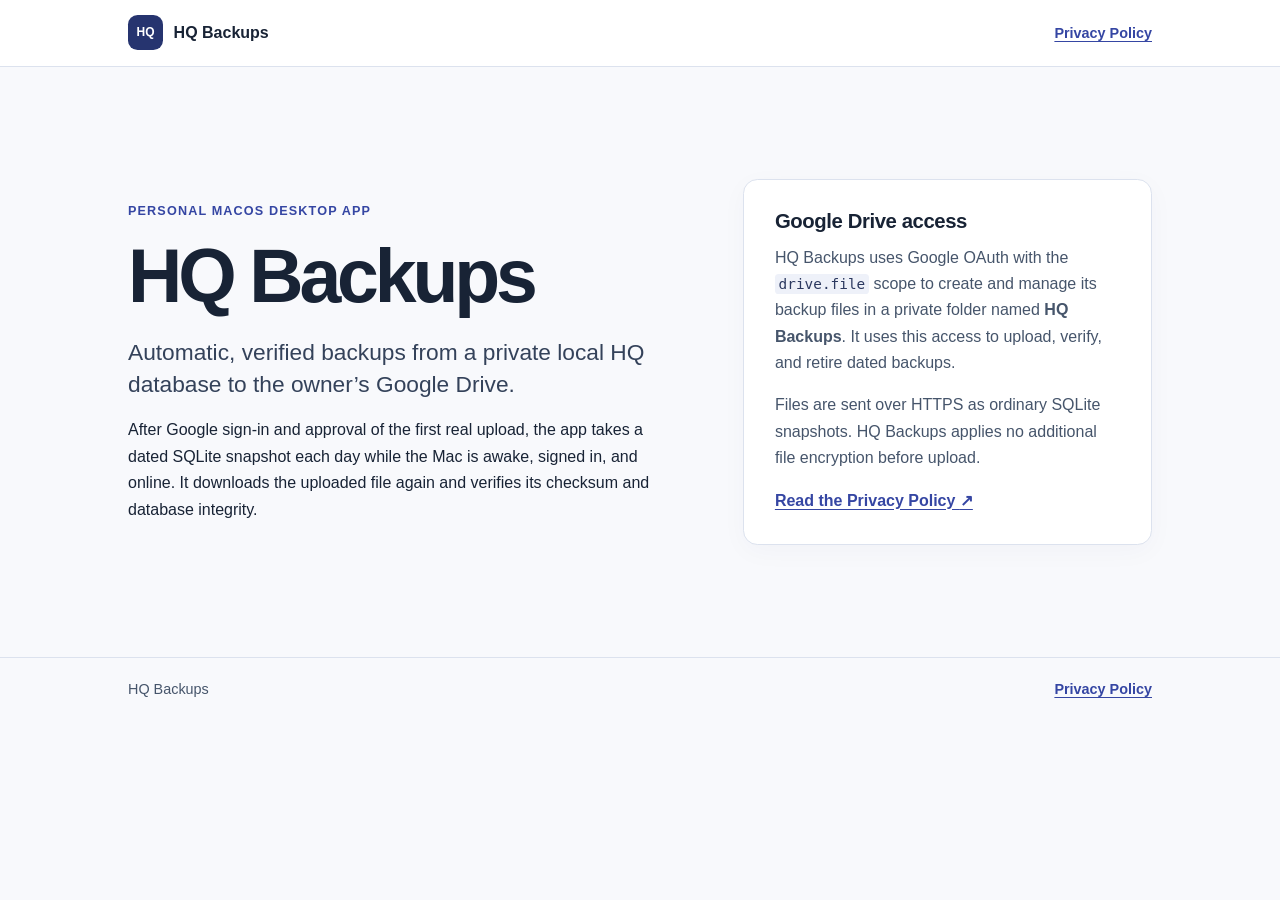
<file: index.html>
<!doctype html>
<html lang="en">
<head>
  <meta charset="utf-8">
  <meta name="viewport" content="width=device-width, initial-scale=1">
  <meta name="description" content="HQ Backups is a personal macOS app that automatically sends verified SQLite snapshots from a local HQ workspace to the owner's Google Drive.">
  <meta name="color-scheme" content="light">
  <title>HQ Backups · Verified backups to Google Drive</title>
  <link rel="stylesheet" href="style.css">
</head>
<body>
  <a class="skip" href="#main">Skip to content</a>
  <header class="top">
    <div class="frame top-row">
      <a class="brand" href="./"><span class="mark" aria-hidden="true">HQ</span> HQ Backups</a>
      <nav aria-label="Site"><a href="privacy.html">Privacy Policy</a></nav>
    </div>
  </header>
  <main class="frame home" id="main">
    <section class="intro" aria-labelledby="title">
      <p class="eyebrow">Personal macOS desktop app</p>
      <h1 id="title">HQ Backups</h1>
      <p class="lede">Automatic, verified backups from a private local HQ database to the owner’s Google Drive.</p>
      <p>After Google sign-in and approval of the first real upload, the app takes a dated SQLite snapshot each day while the Mac is awake, signed in, and online. It downloads the uploaded file again and verifies its checksum and database integrity.</p>
    </section>
    <section class="details" aria-labelledby="access">
      <h2 id="access">Google Drive access</h2>
      <p>HQ Backups uses Google OAuth with the <code>drive.file</code> scope to create and manage its backup files in a private folder named <strong>HQ Backups</strong>. It uses this access to upload, verify, and retire dated backups.</p>
      <p>Files are sent over HTTPS as ordinary SQLite snapshots. HQ Backups applies no additional file encryption before upload.</p>
      <a class="policy-link" href="privacy.html">Read the Privacy Policy <span aria-hidden="true">↗</span></a>
    </section>
  </main>
  <footer class="bottom"><div class="frame bottom-row"><span>HQ Backups</span><a href="privacy.html">Privacy Policy</a></div></footer>
</body>
</html>
</file>
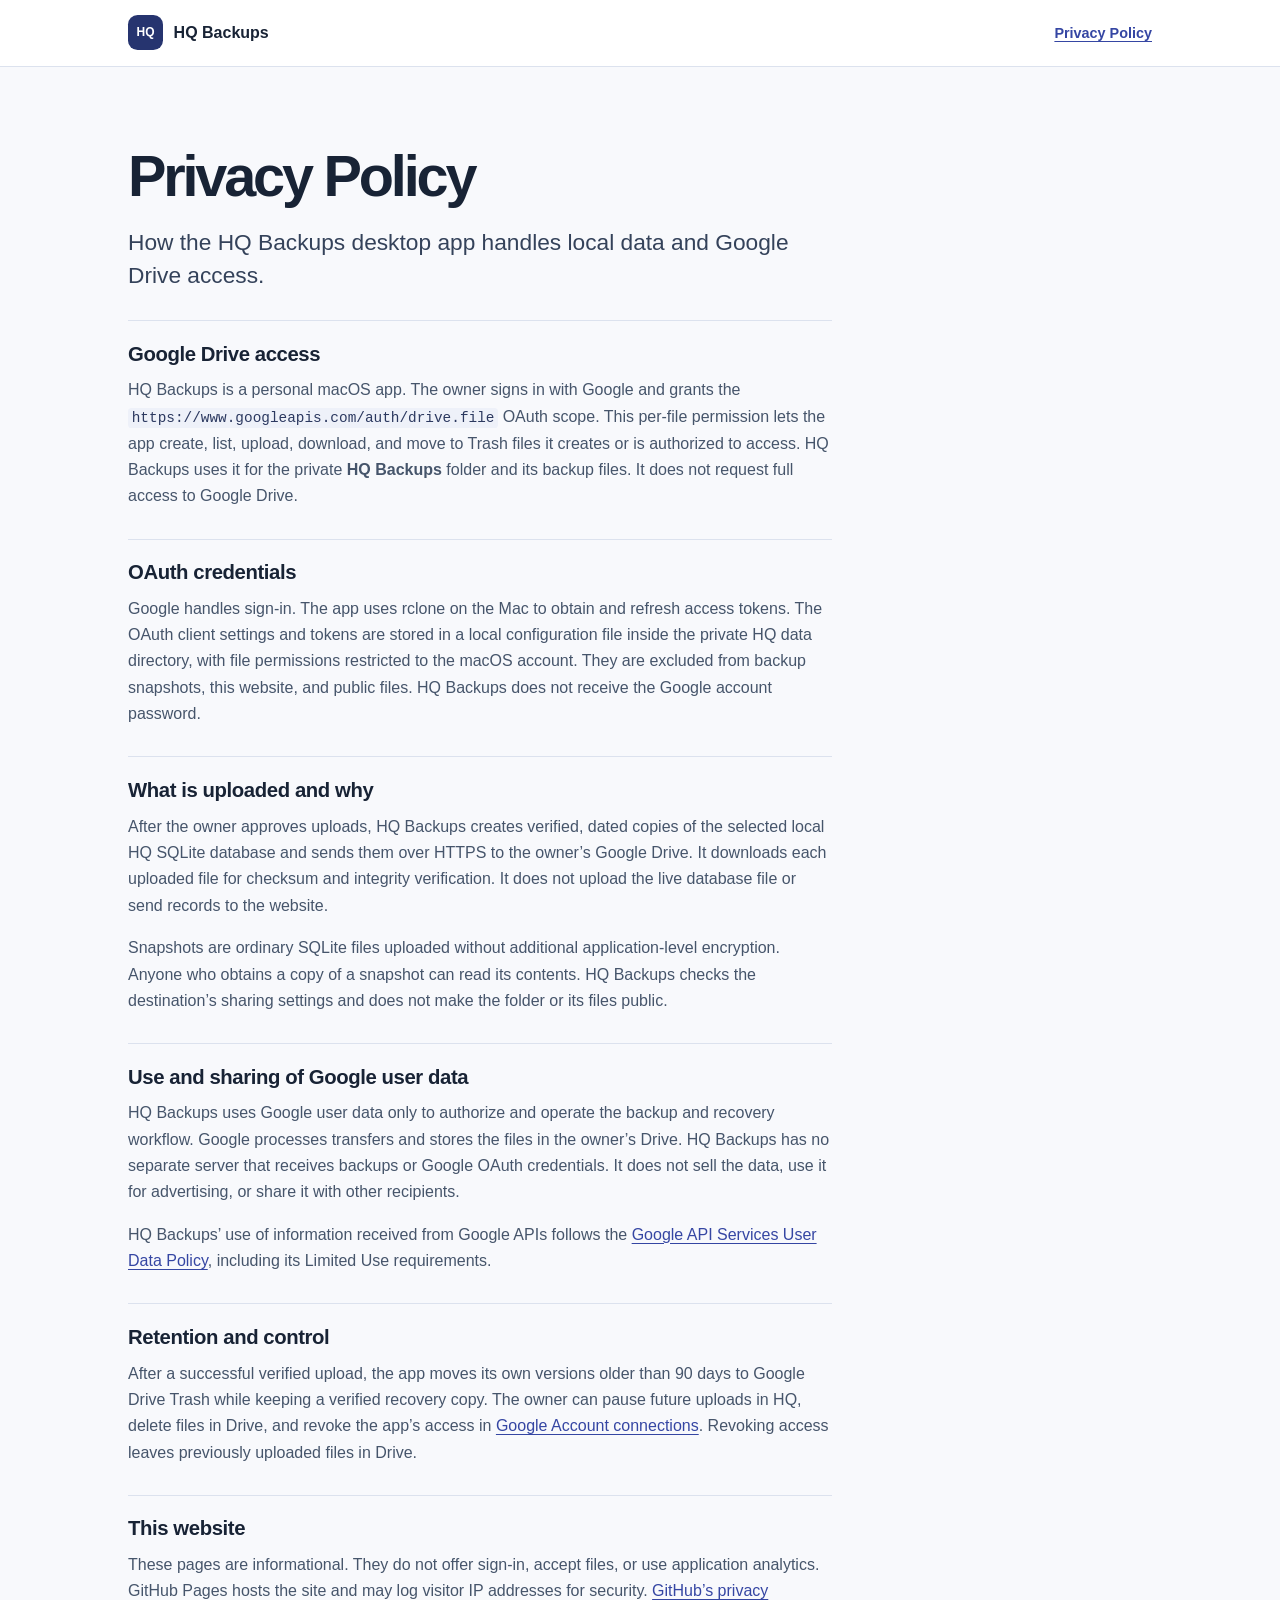
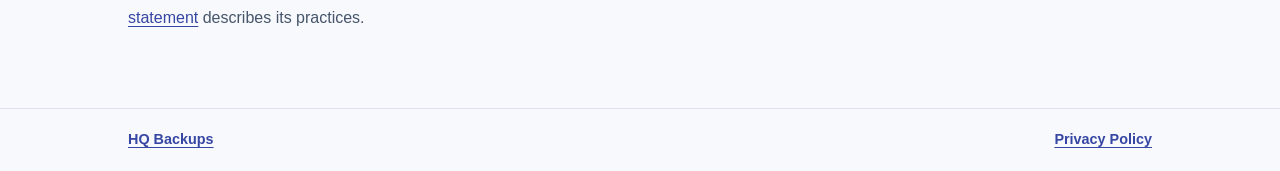
<file: privacy.html>
<!doctype html>
<html lang="en">
<head>
  <meta charset="utf-8">
  <meta name="viewport" content="width=device-width, initial-scale=1">
  <meta name="description" content="The HQ Backups privacy policy explains Google Drive permissions, local credential storage, and how SQLite snapshots are uploaded and retained.">
  <meta name="color-scheme" content="light">
  <title>Privacy Policy · HQ Backups</title>
  <link rel="stylesheet" href="style.css">
</head>
<body>
  <a class="skip" href="#main">Skip to content</a>
  <header class="top">
    <div class="frame top-row">
      <a class="brand" href="./"><span class="mark" aria-hidden="true">HQ</span> HQ Backups</a>
      <nav aria-label="Site"><a href="privacy.html" aria-current="page">Privacy Policy</a></nav>
    </div>
  </header>
  <main class="frame policy" id="main">
    <article>
      <h1>Privacy Policy</h1>
      <p class="lede">How the HQ Backups desktop app handles local data and Google Drive access.</p>

      <section aria-labelledby="scope">
        <h2 id="scope">Google Drive access</h2>
        <p>HQ Backups is a personal macOS app. The owner signs in with Google and grants the <code>https://www.googleapis.com/auth/drive.file</code> OAuth scope. This per-file permission lets the app create, list, upload, download, and move to Trash files it creates or is authorized to access. HQ Backups uses it for the private <strong>HQ Backups</strong> folder and its backup files. It does not request full access to Google Drive.</p>
      </section>

      <section aria-labelledby="credentials">
        <h2 id="credentials">OAuth credentials</h2>
        <p>Google handles sign-in. The app uses rclone on the Mac to obtain and refresh access tokens. The OAuth client settings and tokens are stored in a local configuration file inside the private HQ data directory, with file permissions restricted to the macOS account. They are excluded from backup snapshots, this website, and public files. HQ Backups does not receive the Google account password.</p>
      </section>

      <section aria-labelledby="files">
        <h2 id="files">What is uploaded and why</h2>
        <p>After the owner approves uploads, HQ Backups creates verified, dated copies of the selected local HQ SQLite database and sends them over HTTPS to the owner’s Google Drive. It downloads each uploaded file for checksum and integrity verification. It does not upload the live database file or send records to the website.</p>
        <p>Snapshots are ordinary SQLite files uploaded without additional application-level encryption. Anyone who obtains a copy of a snapshot can read its contents. HQ Backups checks the destination’s sharing settings and does not make the folder or its files public.</p>
      </section>

      <section aria-labelledby="use">
        <h2 id="use">Use and sharing of Google user data</h2>
        <p>HQ Backups uses Google user data only to authorize and operate the backup and recovery workflow. Google processes transfers and stores the files in the owner’s Drive. HQ Backups has no separate server that receives backups or Google OAuth credentials. It does not sell the data, use it for advertising, or share it with other recipients.</p>
        <p>HQ Backups’ use of information received from Google APIs follows the <a href="https://developers.google.com/terms/api-services-user-data-policy">Google API Services User Data Policy</a>, including its Limited Use requirements.</p>
      </section>

      <section aria-labelledby="controls">
        <h2 id="controls">Retention and control</h2>
        <p>After a successful verified upload, the app moves its own versions older than 90 days to Google Drive Trash while keeping a verified recovery copy. The owner can pause future uploads in HQ, delete files in Drive, and revoke the app’s access in <a href="https://myaccount.google.com/connections">Google Account connections</a>. Revoking access leaves previously uploaded files in Drive.</p>
      </section>

      <section aria-labelledby="site">
        <h2 id="site">This website</h2>
        <p>These pages are informational. They do not offer sign-in, accept files, or use application analytics. GitHub Pages hosts the site and may log visitor IP addresses for security. <a href="https://docs.github.com/en/site-policy/privacy-policies/github-general-privacy-statement">GitHub’s privacy statement</a> describes its practices.</p>
      </section>
    </article>
  </main>
  <footer class="bottom"><div class="frame bottom-row"><a href="./">HQ Backups</a><a href="privacy.html">Privacy Policy</a></div></footer>
</body>
</html>
</file>
<file: style.css>
:root {
  color: #182335;
  background: #f8f9fc;
  font-family: -apple-system, BlinkMacSystemFont, "Segoe UI", sans-serif;
  font-size: 16px;
  line-height: 1.65;
  --muted: #46556b;
  --accent: #3546a3;
  --line: #dce2ee;
}

* { box-sizing: border-box; }
body { margin: 0; }
a { color: var(--accent); text-underline-offset: .2em; }
a:hover { color: #202c73; }
a:focus-visible { outline: 3px solid #5869cf; outline-offset: 4px; border-radius: 2px; }
p { margin: 0 0 1rem; }
p:last-child { margin-bottom: 0; }
strong { font-weight: 650; }
code {
  background: #eef1f9;
  color: #2c3960;
  border-radius: .25em;
  padding: .12em .26em;
  font-size: .9em;
  overflow-wrap: anywhere;
}

.frame { width: min(100% - 2.5rem, 64rem); margin-inline: auto; }
.top { border-bottom: 1px solid var(--line); background: #fff; }
.top-row, .bottom-row {
  display: flex;
  align-items: center;
  justify-content: space-between;
  flex-wrap: wrap;
  column-gap: 1.25rem;
  row-gap: .5rem;
  padding-block: .95rem;
}
.brand {
  display: inline-flex;
  align-items: center;
  gap: .65rem;
  font-weight: 700;
  color: inherit;
  text-decoration: none;
}
.mark {
  display: grid;
  place-items: center;
  width: 2.2rem;
  height: 2.2rem;
  border-radius: .6rem;
  background: #26346f;
  color: white;
  font-size: .75rem;
  font-weight: 750;
}
nav a, .bottom a { font-size: .9rem; font-weight: 600; }
.home {
  display: grid;
  grid-template-columns: minmax(0, 1.35fr) minmax(0, 1fr);
  align-items: center;
  gap: clamp(1.75rem, 5vw, 4.5rem);
  padding-block: clamp(3.5rem, 9vw, 7rem);
}
.eyebrow {
  color: var(--accent);
  font-size: .79rem;
  font-weight: 700;
  letter-spacing: .09em;
  text-transform: uppercase;
  margin-bottom: .7rem;
}
h1, h2 { line-height: 1.15; }
h1 {
  font-size: clamp(2.65rem, 7vw, 4.7rem);
  margin: 0 0 1rem;
  letter-spacing: -.055em;
}
h2 { font-size: 1.27rem; margin: 0 0 .7rem; letter-spacing: -.02em; }
.lede { color: #34425a; font-size: clamp(1.16rem, 2.15vw, 1.42rem); line-height: 1.45; }
.details {
  padding: clamp(1.15rem, 3vw, 1.9rem);
  border: 1px solid var(--line);
  border-radius: .9rem;
  background: #fff;
  box-shadow: 0 .4rem 1.65rem #1a295008;
}
.details p { color: var(--muted); }
.policy-link { font-weight: 650; }
.policy { padding-block: clamp(2.5rem, 6vw, 5rem); }
.policy article { max-width: 44rem; }
.policy h1 { font-size: clamp(2.35rem, 6vw, 3.6rem); }
.policy section { border-top: 1px solid var(--line); margin-top: 1.8rem; padding-top: 1.35rem; }
.policy section p { color: var(--muted); }
.bottom { border-top: 1px solid var(--line); color: var(--muted); }
.bottom-row { padding-block: 1.2rem; font-size: .9rem; }
.skip { position: absolute; left: 1rem; top: -5rem; background: white; padding: .5rem; }
.skip:focus { top: .5rem; z-index: 1; }

@media (max-width: 46rem) {
  .home { grid-template-columns: 1fr; }
}
</file>
